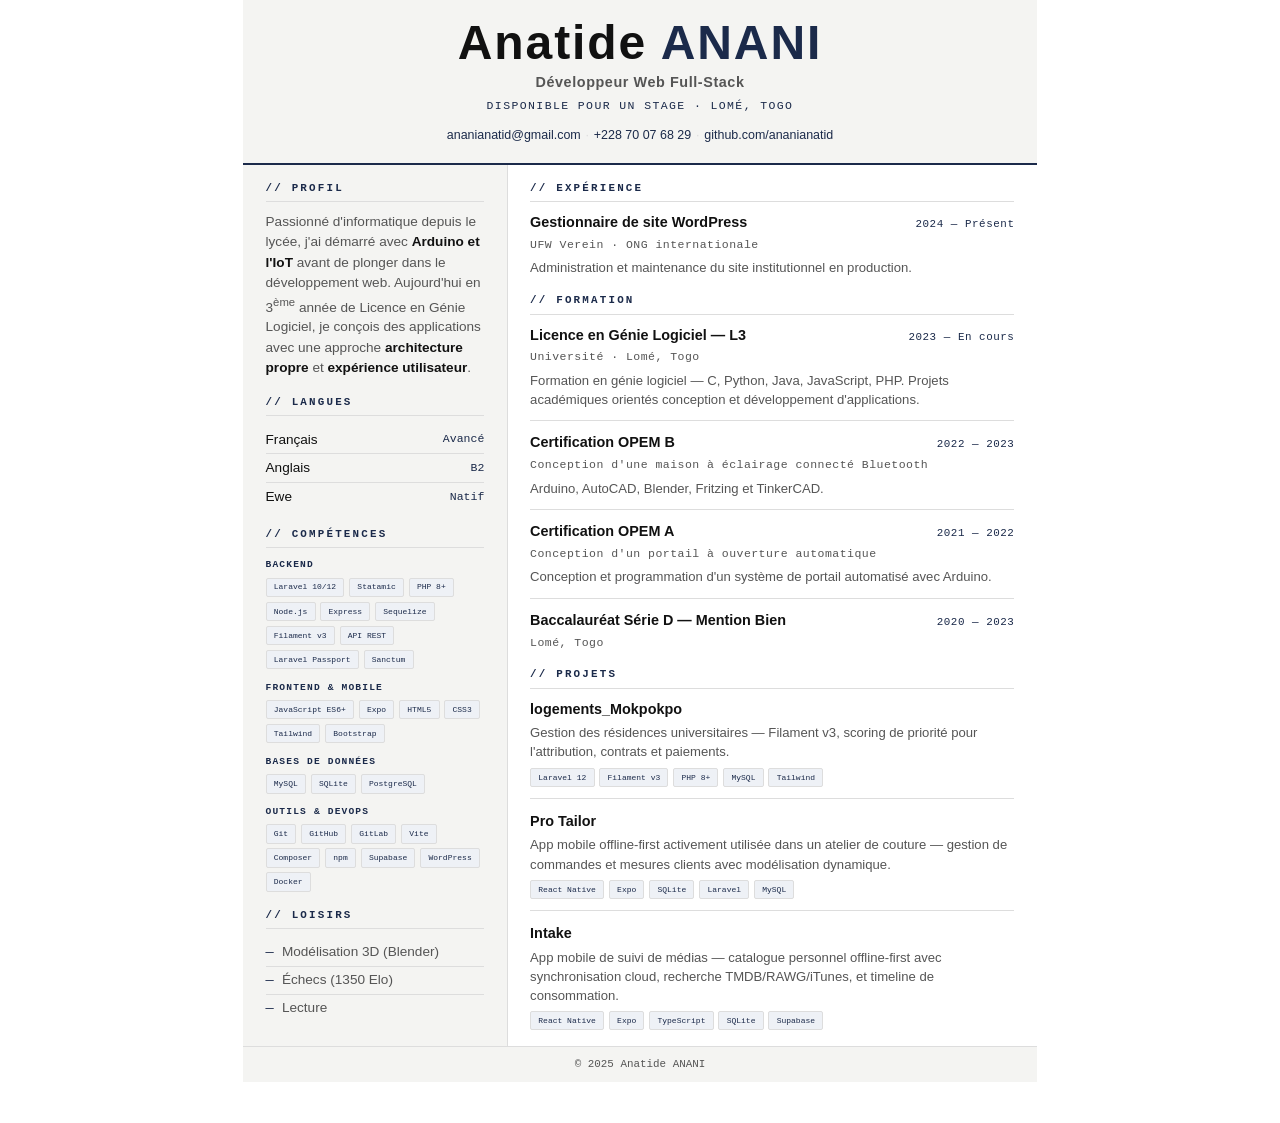
<file: curriculum-vitae/index.html>
<!DOCTYPE html>
<html lang="fr">
<head>
  <meta charset="UTF-8" />
  <meta name="viewport" content="width=device-width, initial-scale=1.0" />
  <title>Anatide ANANI - CV</title>
  <link rel="stylesheet" href="style.css" />
</head>
<body>

<div class="cv-page">

  <!-- HEADER -->
  <header class="cv-header">
    <h1 class="cv-name">Anatide <span>ANANI</span></h1>
    <p class="cv-title">Développeur Web Full-Stack</p>
    <p class="cv-status">Disponible pour un stage · Lomé, Togo</p>
    <div class="cv-header-contact">
      <a href="mailto:ananianatid@gmail.com">ananianatid@gmail.com</a>
      <span class="sep">·</span>
      <a href="tel:+22870076829">+228 70 07 68 29</a>
      <span class="sep">·</span>
      <a href="https://github.com/ananianatid" target="_blank">github.com/ananianatid</a>

    </div>
  </header>

  <!-- BODY -->
  <div class="cv-body">

    <!-- SIDEBAR -->
    <aside class="cv-sidebar">

      <section class="cv-section">
        <h2 class="cv-section-label">// Profil</h2>
        <p class="cv-text">Passionné d'informatique depuis le lycée, j'ai démarré avec <strong>Arduino et l'IoT</strong> avant de plonger dans le développement web. Aujourd'hui en 3<sup>ème</sup> année de Licence en Génie Logiciel, je conçois des applications avec une approche <strong>architecture propre</strong> et <strong>expérience utilisateur</strong>.</p>
      </section>

      <section class="cv-section">
        <h2 class="cv-section-label">// Langues</h2>
        <div class="lang-item"><span class="lang-name">Français</span><span class="lang-level">Avancé</span></div>
        <div class="lang-item"><span class="lang-name">Anglais</span><span class="lang-level">B2</span></div>
        <div class="lang-item"><span class="lang-name">Ewe</span><span class="lang-level">Natif</span></div>
      </section>

      <section class="cv-section">
        <h2 class="cv-section-label">// Compétences</h2>

        <div class="skill-group">
          <h3 class="skill-group-label">Backend</h3>
          <div class="skill-tags">
            <span class="tag">Laravel 10/12</span>
            <span class="tag">Statamic</span>
            <span class="tag">PHP 8+</span>
            <span class="tag">Node.js</span>
            <span class="tag">Express</span>
            <span class="tag">Sequelize</span>
            <span class="tag">Filament v3</span>
            <span class="tag">API REST</span>
            <span class="tag">Laravel Passport</span>
            <span class="tag">Sanctum</span>
          </div>
        </div>

        <div class="skill-group">
          <h3 class="skill-group-label">Frontend &amp; Mobile</h3>
          <div class="skill-tags">
            <span class="tag">JavaScript ES6+</span>
            <span class="tag">Expo</span>
            <span class="tag">HTML5</span>
            <span class="tag">CSS3</span>
            <span class="tag">Tailwind</span>
            <span class="tag">Bootstrap</span>
          </div>
        </div>

        <div class="skill-group">
          <h3 class="skill-group-label">Bases de données</h3>
          <div class="skill-tags">
            <span class="tag">MySQL</span>
            <span class="tag">SQLite</span>
            <span class="tag">PostgreSQL</span>
          </div>
        </div>

        <div class="skill-group">
          <h3 class="skill-group-label">Outils &amp; DevOps</h3>
          <div class="skill-tags">
            <span class="tag">Git</span>
            <span class="tag">GitHub</span>
            <span class="tag">GitLab</span>
            <span class="tag">Vite</span>
            <span class="tag">Composer</span>
            <span class="tag">npm</span>
            <span class="tag">Supabase</span>
            <span class="tag">WordPress</span>
            <span class="tag">Docker</span>
          </div>
        </div>

      </section>

      <section class="cv-section">
        <h2 class="cv-section-label">// Loisirs</h2>
        <ul class="hobby-list">
          <li>Modélisation 3D (Blender)</li>
          <li>Échecs (1350 Elo)</li>
          <li>Lecture</li>
        </ul>
      </section>

    </aside>

    <!-- MAIN -->
    <main class="cv-main">

      <section class="cv-section">
        <h2 class="cv-section-label">// Expérience</h2>
        <div class="entry">
          <div class="entry-head">
            <span class="entry-title">Gestionnaire de site WordPress</span>
            <span class="entry-period">2024 — Présent</span>
          </div>
          <div class="entry-org">UFW Verein · ONG internationale</div>
          <p class="entry-desc">Administration et maintenance du site institutionnel en production.</p>
        </div>
      </section>

      <section class="cv-section">
        <h2 class="cv-section-label">// Formation</h2>

        <div class="entry">
          <div class="entry-head">
            <span class="entry-title">Licence en Génie Logiciel — L3</span>
            <span class="entry-period">2023 — En cours</span>
          </div>
          <div class="entry-org">Université · Lomé, Togo</div>
          <p class="entry-desc">Formation en génie logiciel — C, Python, Java, JavaScript, PHP. Projets académiques orientés conception et développement d'applications.</p>
        </div>

        <div class="entry">
          <div class="entry-head">
            <span class="entry-title">Certification OPEM B</span>
            <span class="entry-period">2022 — 2023</span>
          </div>
          <div class="entry-org">Conception d'une maison à éclairage connecté Bluetooth</div>
          <p class="entry-desc">Arduino, AutoCAD, Blender, Fritzing et TinkerCAD.</p>
        </div>

        <div class="entry">
          <div class="entry-head">
            <span class="entry-title">Certification OPEM A</span>
            <span class="entry-period">2021 — 2022</span>
          </div>
          <div class="entry-org">Conception d'un portail à ouverture automatique</div>
          <p class="entry-desc">Conception et programmation d'un système de portail automatisé avec Arduino.</p>
        </div>

        <div class="entry">
          <div class="entry-head">
            <span class="entry-title">Baccalauréat Série D — Mention Bien</span>
            <span class="entry-period">2020 — 2023</span>
          </div>
          <div class="entry-org">Lomé, Togo</div>
        </div>

      </section>

      <section class="cv-section">
        <h2 class="cv-section-label">// Projets</h2>

        <div class="entry">
          <div class="entry-head">
            <span class="entry-title">logements_Mokpokpo</span>
          </div>
          <p class="entry-desc">Gestion des résidences universitaires — Filament v3, scoring de priorité pour l'attribution, contrats et paiements.</p>
          <div class="project-tags">
            <span class="tag">Laravel 12</span>
            <span class="tag">Filament v3</span>
            <span class="tag">PHP 8+</span>
            <span class="tag">MySQL</span>
            <span class="tag">Tailwind</span>
          </div>
        </div>

        <div class="entry">
          <div class="entry-head">
            <span class="entry-title">Pro Tailor</span>
          </div>
          <p class="entry-desc">App mobile offline-first activement utilisée dans un atelier de couture — gestion de commandes et mesures clients avec modélisation dynamique.</p>
          <div class="project-tags">
            <span class="tag">React Native</span>
            <span class="tag">Expo</span>
            <span class="tag">SQLite</span>
            <span class="tag">Laravel</span>
            <span class="tag">MySQL</span>
          </div>
        </div>

        <div class="entry">
          <div class="entry-head">
            <span class="entry-title">Intake</span>
          </div>
          <p class="entry-desc">App mobile de suivi de médias — catalogue personnel offline-first avec synchronisation cloud, recherche TMDB/RAWG/iTunes, et timeline de consommation.</p>
          <div class="project-tags">
            <span class="tag">React Native</span>
            <span class="tag">Expo</span>
            <span class="tag">TypeScript</span>
            <span class="tag">SQLite</span>
            <span class="tag">Supabase</span>
          </div>
        </div>

      </section>

    </main>

  </div>

  <footer class="cv-footer">
    <span>© 2025 Anatide ANANI</span>
  </footer>

</div>

</body>
</html>
</file>
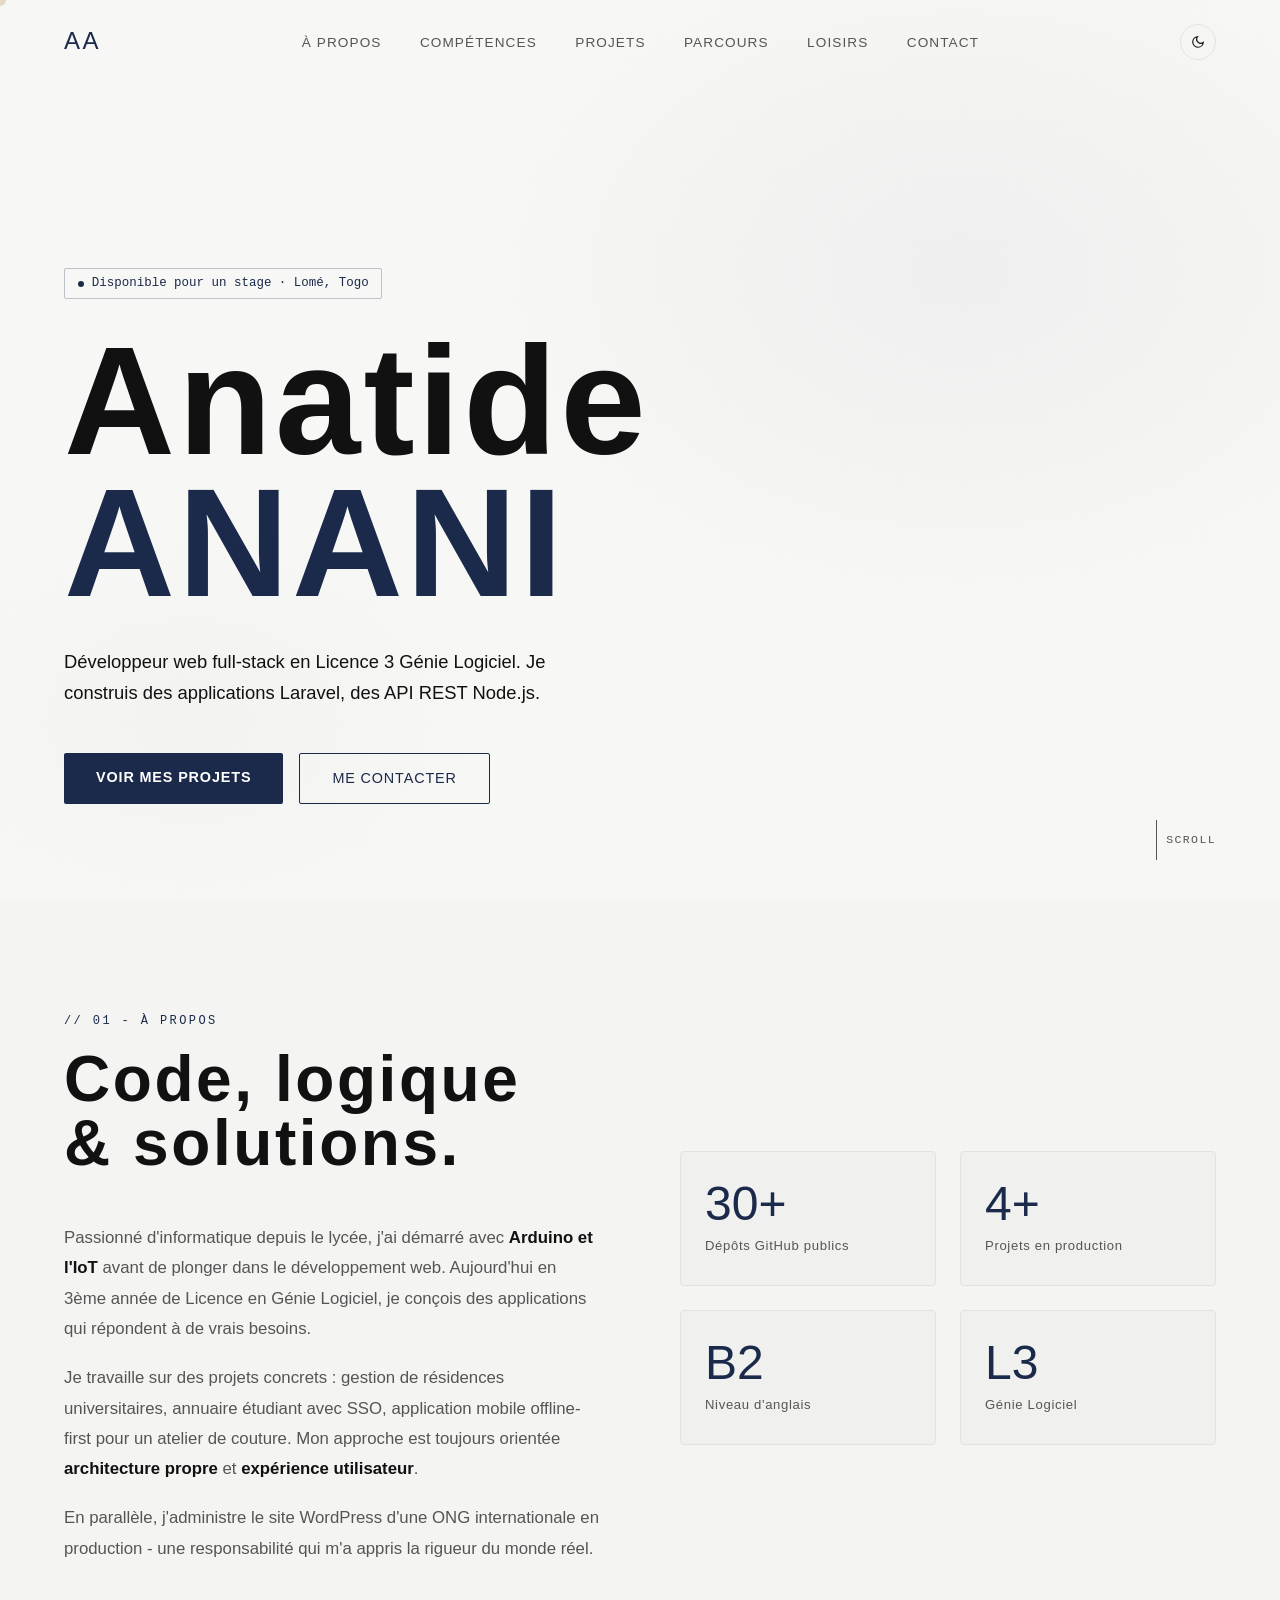
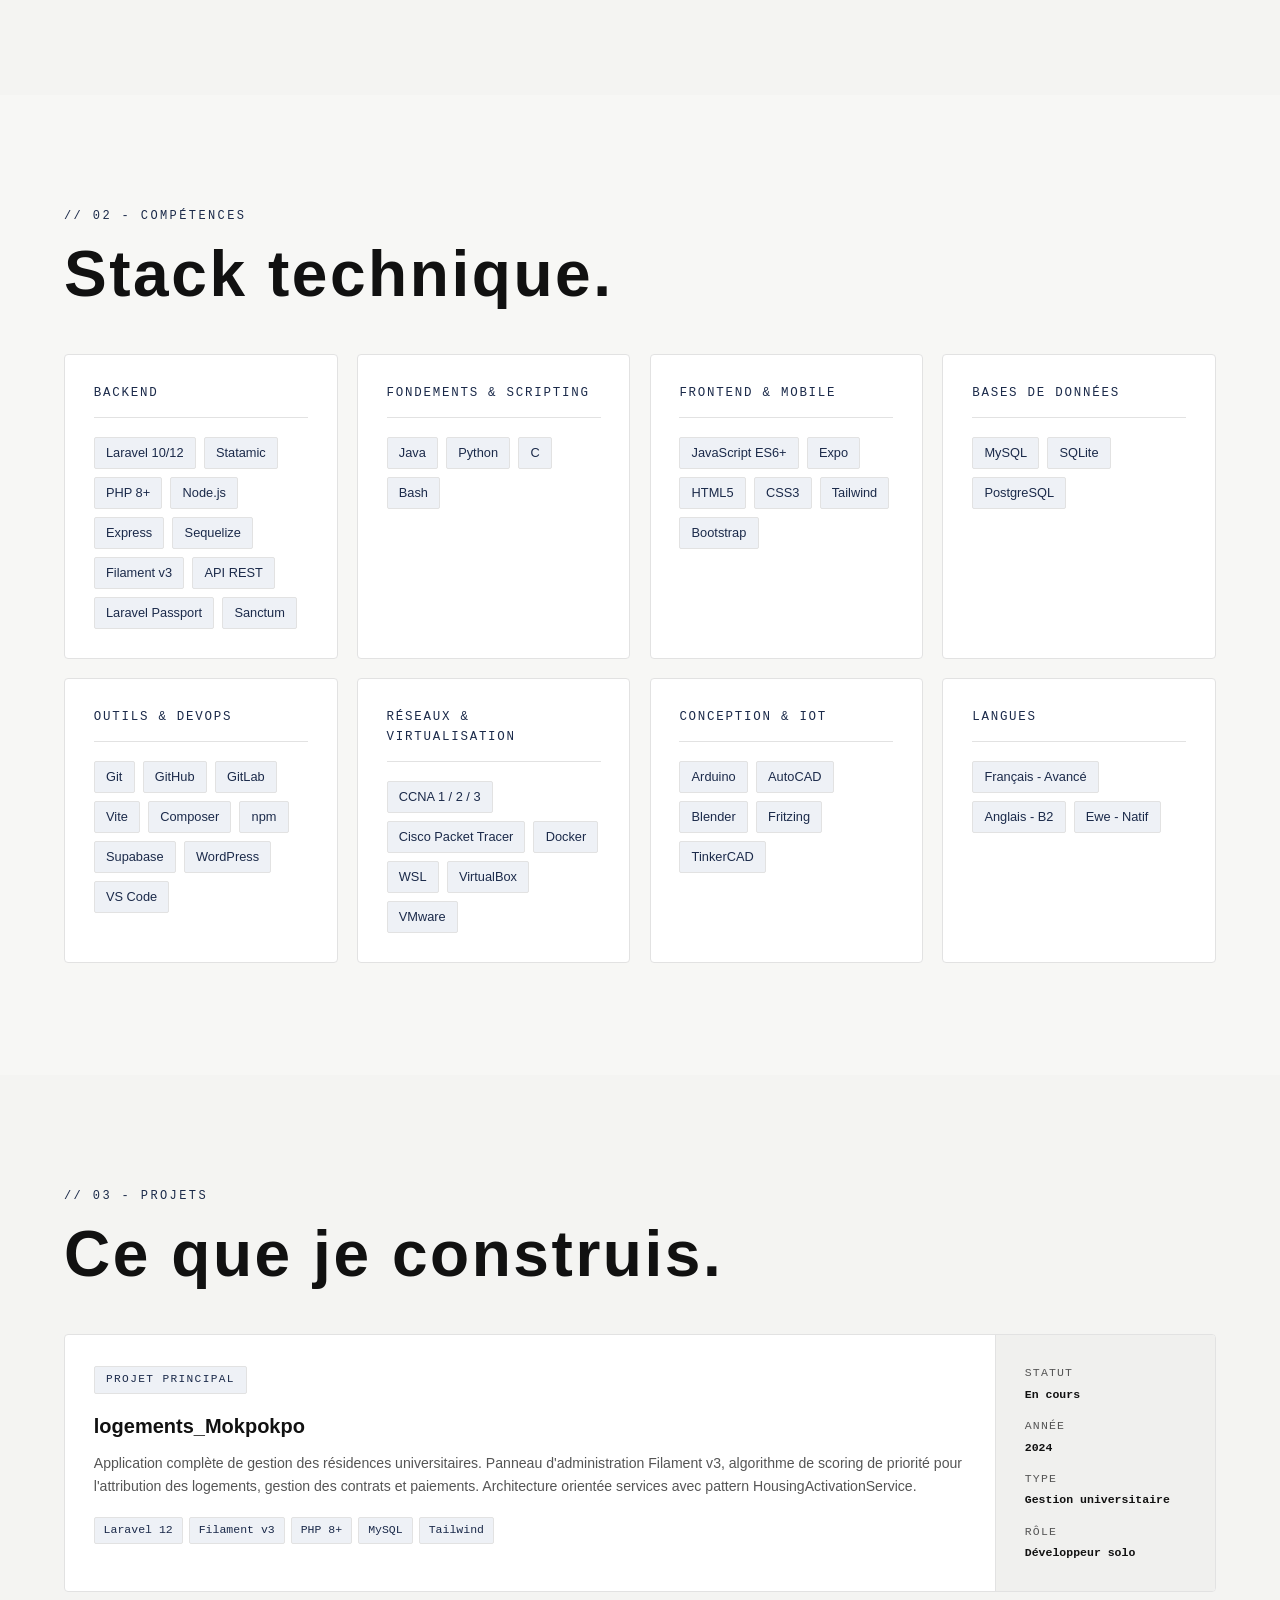
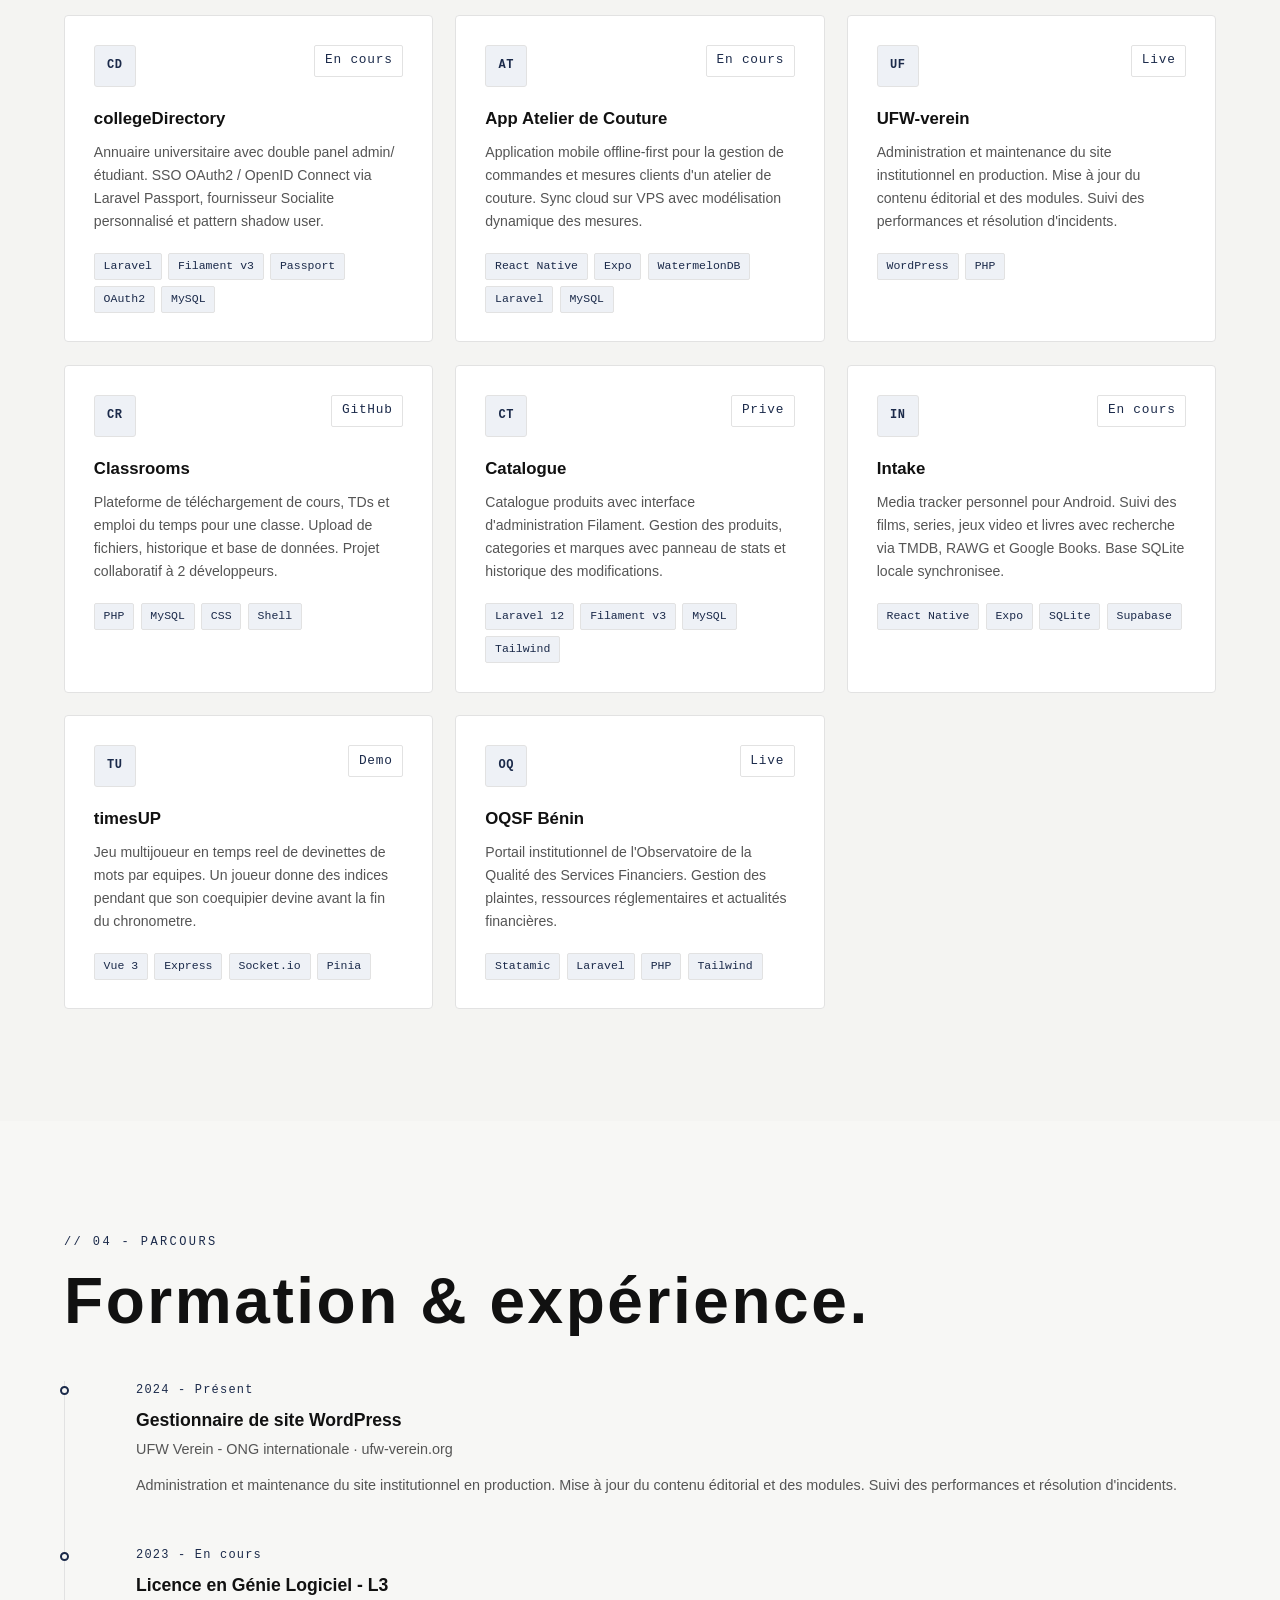
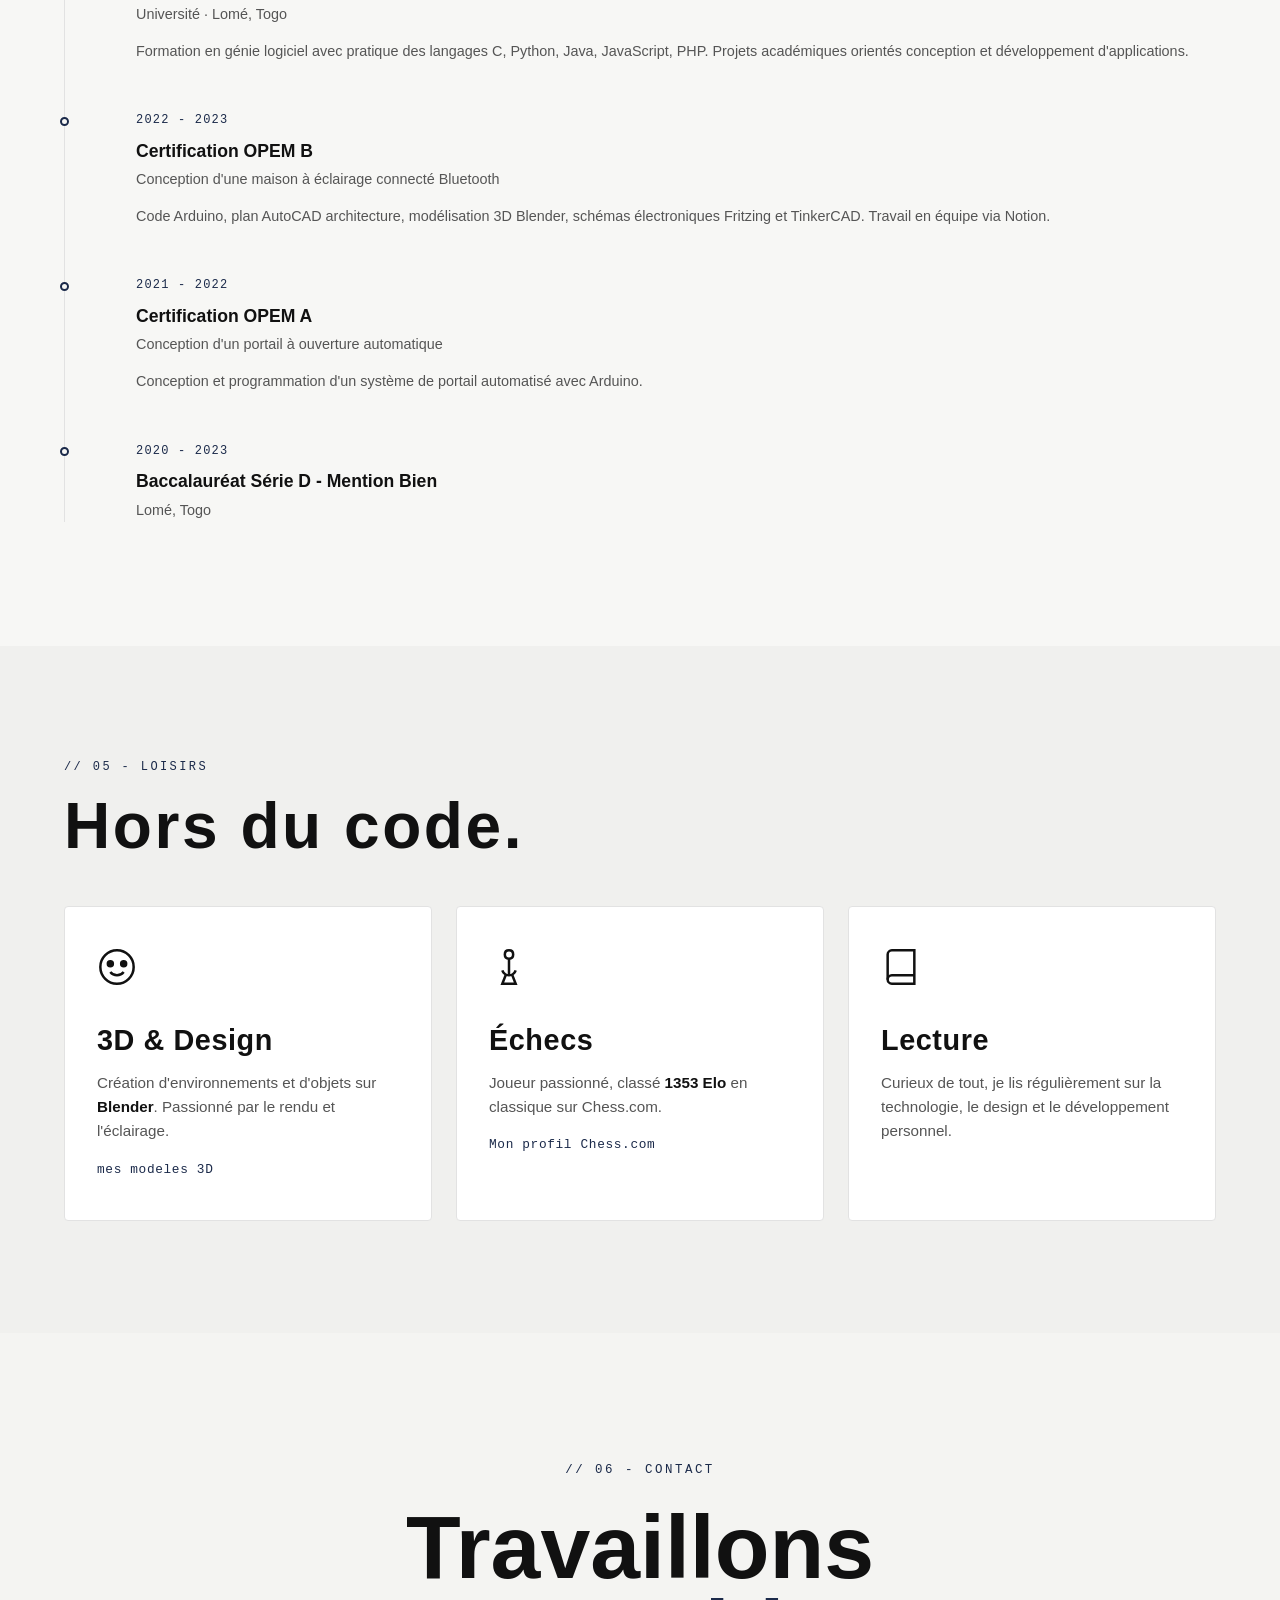
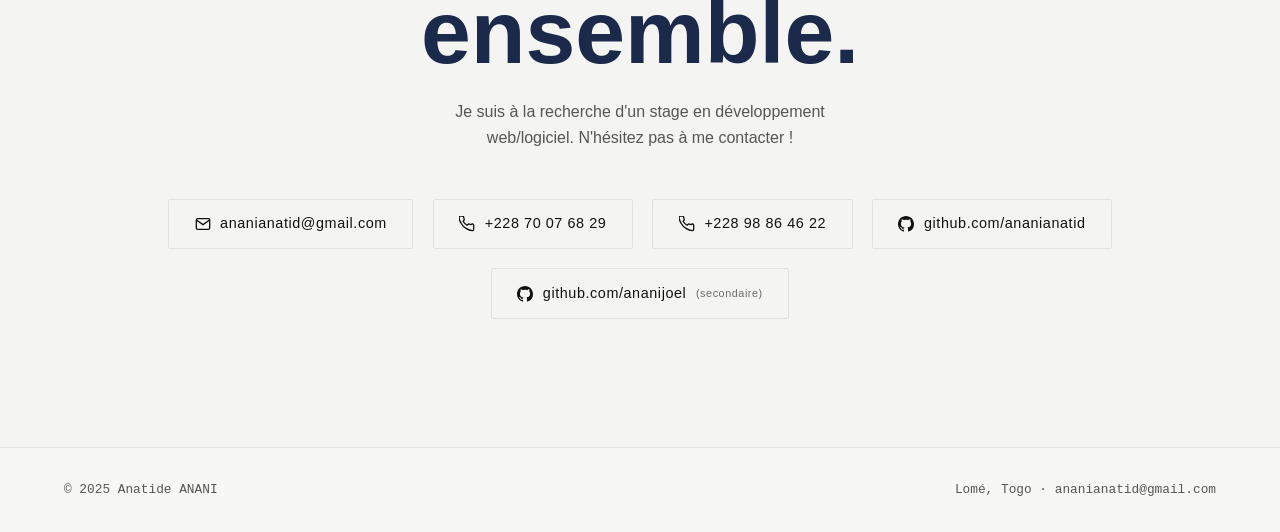
<file: portfolio/index.html>
<!DOCTYPE html>
<html lang="fr">

<head>
  <meta charset="UTF-8" />
  <meta name="viewport" content="width=device-width, initial-scale=1.0" />
  <title>Anatide ANANI - Développeur Web</title>
  <link rel="stylesheet" href="style.css" />
</head>

<body>

  <div class="cursor" id="cursor"></div>

  <!-- NAV -->
  <nav id="navbar">
    <a href="#hero" class="nav-logo">AA</a>
    <ul class="nav-links">
      <li><a href="#about">À propos</a></li>
      <li><a href="#skills">Compétences</a></li>
      <li><a href="#projects">Projets</a></li>
      <li><a href="#experience">Parcours</a></li>
      <li><a href="#hobbies">Loisirs</a></li>
      <li><a href="#contact">Contact</a></li>
    </ul>
    <button id="theme-toggle" aria-label="Basculer le theme" title="Mode clair / sombre">
      <svg class="sun-icon" viewBox="0 0 24 24" fill="none" stroke="currentColor" stroke-width="2" width="14" height="14">
        <circle cx="12" cy="12" r="5"/>
        <path d="M12 1v2M12 21v2M4.22 4.22l1.42 1.42M18.36 18.36l1.42 1.42M1 12h2M21 12h2M4.22 19.78l1.42-1.42M18.36 5.64l1.42-1.42"/>
      </svg>
      <svg class="moon-icon" viewBox="0 0 24 24" fill="none" stroke="currentColor" stroke-width="2" width="14" height="14" style="display:none">
        <path d="M21 12.79A9 9 0 1111.21 3 7 7 0 0021 12.79z"/>
      </svg>
    </button>
  </nav>

  <!-- HERO -->
  <section id="hero">
    <div class="hero-bg"></div>
    <div class="hero-grid"></div>
    <div class="hero-content">
      <div class="hero-tag">Disponible pour un stage · Lomé, Togo</div>
      <h1 class="hero-name">Anatide<br /><span>ANANI</span></h1>
      <p class="hero-sub">
        Développeur web full-stack en Licence 3 Génie Logiciel. Je construis des applications Laravel, des API REST
        Node.js.
      </p>
      <div class="hero-ctas">
        <a href="#projects" class="btn-primary">Voir mes projets</a>
        <a href="#contact" class="btn-outline">Me contacter</a>
      </div>
    </div>
    <div class="scroll-hint">Scroll</div>
  </section>

  <!-- ABOUT -->
  <section id="about">
    <div class="about-grid reveal">
      <div class="about-text">
        <div class="section-label">// 01 - À propos</div>
        <h2 class="section-title">Code, logique<br />& solutions.</h2>
        <p>Passionné d'informatique depuis le lycée, j'ai démarré avec <strong>Arduino et l'IoT</strong> avant de
          plonger dans le développement web. Aujourd'hui en 3ème année de Licence en Génie Logiciel, je conçois des
          applications qui répondent à de vrais besoins.</p>
        <p>Je travaille sur des projets concrets : gestion de résidences universitaires, annuaire étudiant avec SSO,
          application mobile offline-first pour un atelier de couture. Mon approche est toujours orientée
          <strong>architecture propre</strong> et <strong>expérience utilisateur</strong>.
        </p>
        <p>En parallèle, j'administre le site WordPress d'une ONG internationale en production - une responsabilité qui
          m'a appris la rigueur du monde réel.</p>
      </div>
      <div class="about-stats">
        <div class="stat-card">
          <div class="stat-num">30+</div>
          <div class="stat-label">Dépôts GitHub publics</div>
        </div>
        <div class="stat-card">
          <div class="stat-num">4+</div>
          <div class="stat-label">Projets en production</div>
        </div>
        <div class="stat-card">
          <div class="stat-num">B2</div>
          <div class="stat-label">Niveau d'anglais</div>
        </div>
        <div class="stat-card">
          <div class="stat-num">L3</div>
          <div class="stat-label">Génie Logiciel</div>
        </div>
      </div>
    </div>
  </section>

  <!-- SKILLS -->
  <section id="skills">
    <div class="section-label reveal">// 02 - Compétences</div>
    <h2 class="section-title reveal">Stack technique.</h2>
    <div class="skills-grid">
      <div class="skill-group reveal">
        <div class="skill-group-title">Backend</div>
        <div class="skill-tags">
          <span class="skill-tag">Laravel 10/12</span>
          <span class="skill-tag">Statamic</span>
          <span class="skill-tag">PHP 8+</span>
          <span class="skill-tag">Node.js</span>
          <span class="skill-tag">Express</span>
          <span class="skill-tag">Sequelize</span>
          <span class="skill-tag">Filament v3</span>
          <span class="skill-tag">API REST</span>
          <span class="skill-tag">Laravel Passport</span>
          <span class="skill-tag">Sanctum</span>
        </div>
      </div>
      <div class="skill-group reveal">
        <div class="skill-group-title">Fondements & Scripting</div>
        <div class="skill-tags">
          <span class="skill-tag">Java</span>
          <span class="skill-tag">Python</span>
          <span class="skill-tag">C</span>
          <span class="skill-tag">Bash</span>
        </div>
      </div>
      <div class="skill-group reveal">
        <div class="skill-group-title">Frontend & Mobile</div>
        <div class="skill-tags">
          <span class="skill-tag">JavaScript ES6+</span>
          <span class="skill-tag">Expo</span>
          <span class="skill-tag">HTML5</span>
          <span class="skill-tag">CSS3</span>
          <span class="skill-tag">Tailwind</span>
          <span class="skill-tag">Bootstrap</span>
        </div>
      </div>
      <div class="skill-group reveal">
        <div class="skill-group-title">Bases de données</div>
        <div class="skill-tags">
          <span class="skill-tag">MySQL</span>
          <span class="skill-tag">SQLite</span>
          <span class="skill-tag">PostgreSQL</span>
        </div>
      </div>
      <div class="skill-group reveal">
        <div class="skill-group-title">Outils & DevOps</div>
        <div class="skill-tags">
          <span class="skill-tag">Git</span>
          <span class="skill-tag">GitHub</span>
          <span class="skill-tag">GitLab</span>
          <span class="skill-tag">Vite</span>
          <span class="skill-tag">Composer</span>
          <span class="skill-tag">npm</span>
          <span class="skill-tag">Supabase</span>
          <span class="skill-tag">WordPress</span>
          <span class="skill-tag">VS Code</span>
        </div>
      </div>
      <div class="skill-group reveal">
        <div class="skill-group-title">Réseaux & Virtualisation</div>
        <div class="skill-tags">
          <span class="skill-tag">CCNA 1 / 2 / 3</span>
          <span class="skill-tag">Cisco Packet Tracer</span>
          <span class="skill-tag">Docker</span>
          <span class="skill-tag">WSL</span>
          <span class="skill-tag">VirtualBox</span>
          <span class="skill-tag">VMware</span>
        </div>
      </div>
      <div class="skill-group reveal">
        <div class="skill-group-title">Conception & IoT</div>
        <div class="skill-tags">
          <span class="skill-tag">Arduino</span>
          <span class="skill-tag">AutoCAD</span>
          <span class="skill-tag">Blender</span>
          <span class="skill-tag">Fritzing</span>
          <span class="skill-tag">TinkerCAD</span>
        </div>
      </div>
      <div class="skill-group reveal">
        <div class="skill-group-title">Langues</div>
        <div class="skill-tags">
          <span class="skill-tag">Français - Avancé</span>
          <span class="skill-tag">Anglais - B2</span>
          <span class="skill-tag">Ewe - Natif</span>
        </div>
      </div>
    </div>
  </section>

  <!-- PROJECTS -->
  <section id="projects">
    <div class="section-label reveal">// 03 - Projets</div>
    <h2 class="section-title reveal">Ce que je construis.</h2>
    <div class="projects-grid">

      <!-- Featured: logements_Mokpokpo -->
      <div class="project-card featured reveal">
        <div class="project-featured-content">
          <div class="featured-badge">Projet principal</div>
          <div class="project-title" style="font-size:1.25rem; margin-bottom:.6rem;">logements_Mokpokpo</div>
          <p class="project-desc">Application complète de gestion des résidences universitaires. Panneau
            d'administration Filament v3, algorithme de scoring de priorité pour l'attribution des logements, gestion
            des contrats et paiements. Architecture orientée services avec pattern HousingActivationService.</p>
          <div class="project-stack" style="margin-top:1.2rem;">
            <span class="stack-tag">Laravel 12</span>
            <span class="stack-tag">Filament v3</span>
            <span class="stack-tag">PHP 8+</span>
            <span class="stack-tag">MySQL</span>
            <span class="stack-tag">Tailwind</span>
          </div>
        </div>
        <div class="project-featured-meta">
          <div class="meta-item"><span>Statut</span><strong>En cours</strong></div>
          <div class="meta-item"><span>Année</span><strong>2024</strong></div>
          <div class="meta-item"><span>Type</span><strong>Gestion universitaire</strong></div>
          <div class="meta-item"><span>Rôle</span><strong>Développeur solo</strong></div>
        </div>
      </div>

      <!-- collegeDirectory -->
      <div class="project-card reveal">
        <div class="project-card-top">
          <div class="project-icon"><span class="icon-text">CD</span></div>
          <div class="project-links">
            <span class="project-link">En cours</span>
          </div>
        </div>
        <div class="project-body">
          <div class="project-title">collegeDirectory</div>
          <p class="project-desc">Annuaire universitaire avec double panel admin/étudiant. SSO OAuth2 / OpenID Connect
            via Laravel Passport, fournisseur Socialite personnalisé et pattern shadow user.</p>
          <div class="project-stack">
            <span class="stack-tag">Laravel</span>
            <span class="stack-tag">Filament v3</span>
            <span class="stack-tag">Passport</span>
            <span class="stack-tag">OAuth2</span>
            <span class="stack-tag">MySQL</span>
          </div>
        </div>
      </div>

      <!-- App Couture -->
      <div class="project-card reveal">
        <div class="project-card-top">
          <div class="project-icon"><span class="icon-text">AT</span></div>
          <div class="project-links">
            <span class="project-link">En cours</span>
          </div>
        </div>
        <div class="project-body">
          <div class="project-title">App Atelier de Couture</div>
          <p class="project-desc">Application mobile offline-first pour la gestion de commandes et mesures clients d'un
            atelier de couture. Sync cloud sur VPS avec modélisation dynamique des mesures.</p>
          <div class="project-stack">
            <span class="stack-tag">React Native</span>
            <span class="stack-tag">Expo</span>
            <span class="stack-tag">WatermelonDB</span>
            <span class="stack-tag">Laravel</span>
            <span class="stack-tag">MySQL</span>
          </div>
        </div>
      </div>

      <!-- webstore-api -->
      <div class="project-card reveal">
        <div class="project-card-top">
          <div class="project-icon"><span class="icon-text">UF</span></div>
          <div class="project-links">
            <a href="https://ufw-verein.org" target="_blank" class="project-link">Live </a>
          </div>
        </div>
        <div class="project-body">
          <div class="project-title">UFW-verein</div>
          <p class="project-desc">Administration et maintenance du site institutionnel en production. Mise à jour du contenu
            éditorial et des modules. Suivi des performances et résolution d'incidents.</p>
          <div class="project-stack">
            <span class="stack-tag">WordPress</span>
            <span class="stack-tag">PHP</span>
          </div>
        </div>
      </div>

      <!-- Classrooms -->
      <div class="project-card reveal">
        <div class="project-card-top">
          <div class="project-icon"><span class="icon-text">CR</span></div>
          <div class="project-links">
            <a href="https://github.com/ananianatid/Classrooms" target="_blank" class="project-link">GitHub </a>
          </div>
        </div>
        <div class="project-body">
          <div class="project-title">Classrooms</div>
          <p class="project-desc">Plateforme de téléchargement de cours, TDs et emploi du temps pour une classe. Upload
            de fichiers, historique et base de données. Projet collaboratif à 2 développeurs.</p>
          <div class="project-stack">
            <span class="stack-tag">PHP</span>
            <span class="stack-tag">MySQL</span>
            <span class="stack-tag">CSS</span>
            <span class="stack-tag">Shell</span>
          </div>
        </div>
      </div>

      <!-- Catalogue -->
      <div class="project-card reveal">
        <div class="project-card-top">
          <div class="project-icon"><span class="icon-text">CT</span></div>
          <div class="project-links">
            <span class="project-link">Prive</span>
          </div>
        </div>
        <div class="project-body">
          <div class="project-title">Catalogue</div>
          <p class="project-desc">Catalogue produits avec interface d'administration Filament. Gestion des produits,
            categories et marques avec panneau de stats et historique des modifications.</p>
          <div class="project-stack">
            <span class="stack-tag">Laravel 12</span>
            <span class="stack-tag">Filament v3</span>
            <span class="stack-tag">MySQL</span>
            <span class="stack-tag">Tailwind</span>
          </div>
        </div>
      </div>

      <!-- Intake -->
      <div class="project-card reveal">
        <div class="project-card-top">
          <div class="project-icon"><span class="icon-text">IN</span></div>
          <div class="project-links">
            <span class="project-link">En cours</span>
          </div>
        </div>
        <div class="project-body">
          <div class="project-title">Intake</div>
          <p class="project-desc">Media tracker personnel pour Android. Suivi des films, series, jeux video et livres
            avec recherche via TMDB, RAWG et Google Books. Base SQLite locale synchronisee.</p>
          <div class="project-stack">
            <span class="stack-tag">React Native</span>
            <span class="stack-tag">Expo</span>
            <span class="stack-tag">SQLite</span>
            <span class="stack-tag">Supabase</span>
          </div>
        </div>
      </div>

      <!-- timesUP -->
      <div class="project-card reveal">
        <div class="project-card-top">
          <div class="project-icon"><span class="icon-text">TU</span></div>
          <div class="project-links">
            <span class="project-link">Demo</span>
          </div>
        </div>
        <div class="project-body">
          <div class="project-title">timesUP</div>
          <p class="project-desc">Jeu multijoueur en temps reel de devinettes de mots par equipes. Un joueur donne des
            indices pendant que son coequipier devine avant la fin du chronometre.</p>
          <div class="project-stack">
            <span class="stack-tag">Vue 3</span>
            <span class="stack-tag">Express</span>
            <span class="stack-tag">Socket.io</span>
            <span class="stack-tag">Pinia</span>
          </div>
        </div>
      </div>

      <!-- OQSF Benin -->
      <div class="project-card reveal">
        <div class="project-card-top">
          <div class="project-icon"><span class="icon-text">OQ</span></div>
          <div class="project-links">
            <a href="https://oqsf.finances.bj/" target="_blank" class="project-link">Live </a>
          </div>
        </div>
        <div class="project-body">
          <div class="project-title">OQSF Bénin</div>
          <p class="project-desc">Portail institutionnel de l'Observatoire de la Qualité des Services Financiers. Gestion des plaintes, ressources réglementaires et actualités financières.</p>
          <div class="project-stack">
            <span class="stack-tag">Statamic</span>
            <span class="stack-tag">Laravel</span>
            <span class="stack-tag">PHP</span>
            <span class="stack-tag">Tailwind</span>
          </div>
        </div>
      </div>

    </div>
  </section>

  <!-- EXPERIENCE -->
  <section id="experience">
    <div class="section-label reveal">// 04 - Parcours</div>
    <h2 class="section-title reveal">Formation & expérience.</h2>
    <div class="timeline reveal">

      <div class="timeline-item">
        <div class="t-period">2024 - Présent</div>
        <div class="t-title">Gestionnaire de site WordPress</div>
        <div class="t-org">UFW Verein - ONG internationale · ufw-verein.org</div>
        <div class="t-desc">Administration et maintenance du site institutionnel en production. Mise à jour du contenu
          éditorial et des modules. Suivi des performances et résolution d'incidents.</div>
      </div>

      <div class="timeline-item">
        <div class="t-period">2023 - En cours</div>
        <div class="t-title">Licence en Génie Logiciel - L3</div>
        <div class="t-org">Université · Lomé, Togo</div>
        <div class="t-desc">Formation en génie logiciel avec pratique des langages C, Python, Java, JavaScript, PHP.
          Projets académiques orientés conception et développement d'applications.</div>
      </div>

      <div class="timeline-item">
        <div class="t-period">2022 - 2023</div>
        <div class="t-title">Certification OPEM B</div>
        <div class="t-org">Conception d'une maison à éclairage connecté Bluetooth</div>
        <div class="t-desc">Code Arduino, plan AutoCAD architecture, modélisation 3D Blender, schémas électroniques
          Fritzing et TinkerCAD. Travail en équipe via Notion.</div>
      </div>

      <div class="timeline-item">
        <div class="t-period">2021 - 2022</div>
        <div class="t-title">Certification OPEM A</div>
        <div class="t-org">Conception d'un portail à ouverture automatique</div>
        <div class="t-desc">Conception et programmation d'un système de portail automatisé avec Arduino.</div>
      </div>

      <div class="timeline-item">
        <div class="t-period">2020 - 2023</div>
        <div class="t-title">Baccalauréat Série D - Mention Bien</div>
        <div class="t-org">Lomé, Togo</div>
        <div class="t-desc"></div>
      </div>

    </div>
  </section>

  <!-- HOBBIES -->
  <section id="hobbies">
    <div class="section-label reveal">// 05 - Loisirs</div>
    <h2 class="section-title reveal">Hors du code.</h2>
    <div class="hobbies-grid">

      <!-- Blender -->
      <div class="hobby-card reveal">
        <div class="hobby-icon">
          <svg viewBox="0 0 24 24" fill="none" stroke="currentColor" stroke-width="1.5" width="40" height="40">
            <path d="M12 2C6.48 2 2 6.48 2 12s4.48 10 10 10 10-4.48 10-10S17.52 2 12 2z"/>
            <circle cx="8" cy="10" r="1.5" fill="currentColor"/>
            <circle cx="16" cy="10" r="1.5" fill="currentColor"/>
            <path d="M8 15c0 0 1.5 2 4 2s4-2 4-2"/>
          </svg>
        </div>
        <div class="hobby-content">
          <h3 class="hobby-name">3D & Design</h3>
          <p class="hobby-desc">Création d'environnements et d'objets sur <strong>Blender</strong>. Passionné par le
            rendu et l'éclairage.</p>
          <a href="https://hypnotic-cattle-c52.notion.site/b238f9d4e2dd4126a7973aa8731e3974?v=cc43a98ab7ea413bb1dedc0770d64474" target="_blank" class="hobby-link">mes modeles 3D
            </a>
        </div>
      </div>

      <!-- Chess -->
      <div class="hobby-card reveal">
        <div class="hobby-icon">
          <svg viewBox="0 0 24 24" fill="none" stroke="currentColor" stroke-width="1.5" width="40" height="40">
            <path d="M12 2c-1.5 0-2.5 1-2.5 2.5S10.5 7 12 7s2.5-1 2.5-2.5S13.5 2 12 2z"/>
            <path d="M16 14c0 0-1 3-4 3s-4-3-4-3"/>
            <path d="M10 17l-2 5h8l-2-5"/>
            <path d="M12 7v10"/>
          </svg>
        </div>
        <div class="hobby-content">
          <h3 class="hobby-name">Échecs</h3>
          <p class="hobby-desc">Joueur passionné, classé <strong>1353 Elo</strong> en classique sur Chess.com.</p>
          <a href="https://www.chess.com/member/The-Quiet-Raven" target="_blank" class="hobby-link">Mon profil Chess.com
            </a>
        </div>
      </div>

      <!-- Reading -->
      <div class="hobby-card reveal">
        <div class="hobby-icon">
          <svg viewBox="0 0 24 24" fill="none" stroke="currentColor" stroke-width="1.5" width="40" height="40">
            <path d="M4 19.5A2.5 2.5 0 016.5 17H20"/>
            <path d="M6.5 2H20v20H6.5A2.5 2.5 0 014 19.5v-15A2.5 2.5 0 016.5 2z"/>
          </svg>
        </div>
        <div class="hobby-content">
          <h3 class="hobby-name">Lecture</h3>
          <p class="hobby-desc">Curieux de tout, je lis régulièrement sur la technologie, le design et le développement
            personnel.</p>
        </div>
      </div>

    </div>
  </section>

  <!-- CONTACT -->
  <section id="contact">
    <div class="contact-eyebrow">// 06 - Contact</div>
    <h2 class="contact-title">Travaillons<br /><span>ensemble.</span></h2>
    <p class="contact-sub">Je suis à la recherche d'un stage en développement web/logiciel. N'hésitez pas à me contacter
      !</p>
    <div class="contact-links">
      <a href="mailto:ananianatid@gmail.com" class="contact-link">
        <svg viewBox="0 0 24 24" fill="none" stroke="currentColor" stroke-width="2">
          <path d="M4 4h16c1.1 0 2 .9 2 2v12c0 1.1-.9 2-2 2H4c-1.1 0-2-.9-2-2V6c0-1.1.9-2 2-2z" />
          <polyline points="22,6 12,13 2,6" />
        </svg>
        ananianatid@gmail.com
      </a>
      <a href="tel:+22870076829" class="contact-link">
        <svg viewBox="0 0 24 24" fill="none" stroke="currentColor" stroke-width="2">
          <path
            d="M22 16.92v3a2 2 0 01-2.18 2 19.79 19.79 0 01-8.63-3.07A19.5 19.5 0 013.07 10.8a19.79 19.79 0 01-3.07-8.67A2 2 0 012 0h3a2 2 0 012 1.72 12.84 12.84 0 00.7 2.81 2 2 0 01-.45 2.11L6.09 7.91a16 16 0 006 6l1.27-1.27a2 2 0 012.11-.45 12.84 12.84 0 002.81.7A2 2 0 0122 14v2.92z" />
        </svg>
        +228 70 07 68 29
      </a>
      <a href="tel:+22898864622" class="contact-link">
        <svg viewBox="0 0 24 24" fill="none" stroke="currentColor" stroke-width="2">
          <path
            d="M22 16.92v3a2 2 0 01-2.18 2 19.79 19.79 0 01-8.63-3.07A19.5 19.5 0 013.07 10.8a19.79 19.79 0 01-3.07-8.67A2 2 0 012 0h3a2 2 0 012 1.72 12.84 12.84 0 00.7 2.81 2 2 0 01-.45 2.11L6.09 7.91a16 16 0 006 6l1.27-1.27a2 2 0 012.11-.45 12.84 12.84 0 002.81.7A2 2 0 0122 14v2.92z" />
        </svg>
        +228 98 86 46 22
      </a>
      <a href="https://github.com/ananianatid" target="_blank" class="contact-link">
        <svg viewBox="0 0 24 24" fill="currentColor">
          <path
            d="M12 0C5.37 0 0 5.37 0 12c0 5.31 3.435 9.795 8.205 11.385.6.105.825-.255.825-.57 0-.285-.015-1.23-.015-2.235-3.015.555-3.795-.735-4.035-1.41-.135-.345-.72-1.41-1.23-1.695-.42-.225-1.02-.78-.015-.795.945-.015 1.62.87 1.845 1.23 1.08 1.815 2.805 1.305 3.495.99.105-.78.42-1.305.765-1.605-2.67-.3-5.46-1.335-5.46-5.925 0-1.305.465-2.385 1.23-3.225-.12-.3-.54-1.53.12-3.18 0 0 1.005-.315 3.3 1.23.96-.27 1.98-.405 3-.405s2.04.135 3 .405c2.295-1.56 3.3-1.23 3.3-1.23.66 1.65.24 2.88.12 3.18.765.84 1.23 1.905 1.23 3.225 0 4.605-2.805 5.625-5.475 5.925.435.375.81 1.095.81 2.22 0 1.605-.015 2.895-.015 3.3 0 .315.225.69.825.57A12.02 12.02 0 0024 12c0-6.63-5.37-12-12-12z" />
        </svg>
        github.com/ananianatid
      </a>
      <a href="https://github.com/ananijoel" target="_blank" class="contact-link">
        <svg viewBox="0 0 24 24" fill="currentColor">
          <path
            d="M12 0C5.37 0 0 5.37 0 12c0 5.31 3.435 9.795 8.205 11.385.6.105.825-.255.825-.57 0-.285-.015-1.23-.015-2.235-3.015.555-3.795-.735-4.035-1.41-.135-.345-.72-1.41-1.23-1.695-.42-.225-1.02-.78-.015-.795.945-.015 1.62.87 1.845 1.23 1.08 1.815 2.805 1.305 3.495.99.105-.78.42-1.305.765-1.605-2.67-.3-5.46-1.335-5.46-5.925 0-1.305.465-2.385 1.23-3.225-.12-.3-.54-1.53.12-3.18 0 0 1.005-.315 3.3 1.23.96-.27 1.98-.405 3-.405s2.04.135 3 .405c2.295-1.56 3.3-1.23 3.3-1.23.66 1.65.24 2.88.12 3.18.765.84 1.23 1.905 1.23 3.225 0 4.605-2.805 5.625-5.475 5.925.435.375.81 1.095.81 2.22 0 1.605-.015 2.895-.015 3.3 0 .315.225.69.825.57A12.02 12.02 0 0024 12c0-6.63-5.37-12-12-12z" />
        </svg>
        github.com/ananijoel <small style="opacity:.6;font-size:.75em;">(secondaire)</small>
      </a>

    </div>
  </section>

  <footer>
    <span>© 2025 Anatide ANANI</span>
    <span>Lomé, Togo · ananianatid@gmail.com</span>
  </footer>

  <script src="script.js"></script>
</body>

</html>
</file>
<file: curriculum-vitae/style.css>
:root {
    --bg2: #f4f4f2;
    --accent: #1B2A4A;
    --cream: #111;
    --muted: #555;
    --border: #ddd;
    --tag-bg: #eef1f6;
}

*,
*::before,
*::after {
    box-sizing: border-box;
    margin: 0;
    padding: 0;
}

body {
    width: 210mm;
    min-height: 297mm;
    margin: 0 auto;
    overflow: hidden;
    background: #fff;
    color: #111;
    font-family: Arial, Helvetica, sans-serif;
    font-size: 12px;
    line-height: 1.45;
}

/* ── HEADER ── */
.cv-header {
    background: var(--bg2);
    border-bottom: 2px solid var(--accent);
    padding: 1.2rem 2rem;
    text-align: center;
}

.cv-name {
    font-family: Impact, Arial Black, sans-serif;
    font-size: 3rem;
    letter-spacing: .04em;
    line-height: 1;
    color: var(--cream);
    margin-bottom: .3rem;
}

.cv-name span {
    color: var(--accent);
}

.cv-title {
    font-size: .9rem;
    font-weight: 600;
    color: var(--muted);
    letter-spacing: .04em;
    margin-bottom: .3rem;
}

.cv-status {
    font-family: 'Courier New', monospace;
    font-size: .72rem;
    color: var(--accent);
    letter-spacing: .12em;
    text-transform: uppercase;
    margin-bottom: .7rem;
}

.cv-header-contact {
    font-size: .78rem;
    color: var(--muted);
    display: flex;
    flex-wrap: wrap;
    gap: .3rem;
    justify-content: center;
}

.cv-header-contact a {
    color: var(--accent);
    text-decoration: none;
}

.sep {
    color: var(--border);
}

/* ── BODY (two-column) ── */
.cv-body {
    display: grid;
    grid-template-columns: 1fr 2fr;
}

/* ── SIDEBAR ── */
.cv-sidebar {
    background: var(--bg2);
    padding: 1rem 1.4rem;
    border-right: 1px solid var(--border);
}

/* ── MAIN ── */
.cv-main {
    padding: 1rem 1.4rem;
}

/* ── SECTION ── */
.cv-section {
    margin-bottom: 1rem;
}

.cv-section:last-child {
    margin-bottom: 0;
}

.cv-section-label {
    font-family: 'Courier New', monospace;
    font-size: .68rem;
    color: var(--accent);
    letter-spacing: .2em;
    text-transform: uppercase;
    margin-bottom: .6rem;
    padding-bottom: .3rem;
    border-bottom: 1px solid var(--border);
}

.cv-text {
    font-size: .85rem;
    color: var(--muted);
    line-height: 1.5;
}

.cv-text strong {
    color: var(--cream);
    font-weight: 600;
}

/* ── LANGUAGE ITEMS ── */
.lang-item {
    display: flex;
    justify-content: space-between;
    align-items: center;
    padding: .25rem 0;
    border-bottom: 1px solid var(--border);
    font-size: .85rem;
}

.lang-item:last-child {
    border-bottom: none;
}

.lang-name {
    color: var(--cream);
    font-weight: 500;
}

.lang-level {
    font-family: 'Courier New', monospace;
    font-size: .72rem;
    color: var(--accent);
}

/* ── SKILL GROUPS ── */
.skill-group {
    margin-bottom: .7rem;
}

.skill-group:last-child {
    margin-bottom: 0;
}

.skill-group-label {
    font-family: 'Courier New', monospace;
    font-size: .6rem;
    color: var(--accent);
    letter-spacing: .12em;
    text-transform: uppercase;
    margin-bottom: .35rem;
}

.skill-tags {
    display: flex;
    flex-wrap: wrap;
    gap: .3rem;
}

.tag {
    font-family: 'Courier New', monospace;
    font-size: 8px;
    color: var(--accent);
    background: var(--tag-bg);
    border: 1px solid var(--border);
    padding: .18rem .45rem;
    border-radius: 2px;
    white-space: nowrap;
}

/* ── HOBBY LIST ── */
.hobby-list {
    list-style: none;
    font-size: .85rem;
    color: var(--muted);
}

.hobby-list li {
    padding: .2rem 0;
    border-bottom: 1px solid var(--border);
}

.hobby-list li:last-child {
    border-bottom: none;
}

.hobby-list li::before {
    content: '— ';
    color: var(--accent);
    font-family: 'Courier New', monospace;
}

/* ── ENTRIES (experience, formation, projects) ── */
.entry {
    margin-bottom: .7rem;
    padding-bottom: .7rem;
    border-bottom: 1px solid var(--border);
}

.entry:last-child {
    margin-bottom: 0;
    padding-bottom: 0;
    border-bottom: none;
}

.entry-head {
    display: flex;
    justify-content: space-between;
    align-items: baseline;
    gap: .5rem;
    margin-bottom: .25rem;
}

.entry-title {
    font-weight: 700;
    font-size: .9rem;
    color: var(--cream);
}

.entry-period {
    font-family: 'Courier New', monospace;
    font-size: .68rem;
    color: var(--accent);
    white-space: nowrap;
    letter-spacing: .05em;
}

.entry-org {
    font-family: 'Courier New', monospace;
    font-size: .72rem;
    color: var(--muted);
    margin-bottom: .3rem;
    letter-spacing: .04em;
}

.entry-desc {
    font-size: .82rem;
    color: var(--muted);
    line-height: 1.45;
}

.project-tags {
    display: flex;
    flex-wrap: wrap;
    gap: .3rem;
    margin-top: .4rem;
}

/* ── FOOTER ── */
.cv-footer {
    border-top: 1px solid var(--border);
    padding: .6rem 1.5rem;
    display: flex;
    justify-content: center;
    font-family: 'Courier New', monospace;
    font-size: .68rem;
    color: var(--muted);
    background: var(--bg2);
}

/* ── PRINT ── */
@page {
    size: A4;
    margin: 0;
}

/* ── RESPONSIVE ── */
@media screen and (max-width: 800px) {
    body {
        width: 100%;
        min-height: auto;
    }

    .cv-body {
        grid-template-columns: 1fr;
    }

    .cv-sidebar {
        border-right: none;
        border-bottom: 1px solid var(--border);
    }

    .cv-header {
        padding: 1.2rem 1rem;
    }

    .cv-sidebar,
    .cv-main {
        padding: 1rem;
    }

    .cv-header-contact {
        flex-direction: column;
        gap: .2rem;
    }

    .sep {
        display: none;
    }

    .entry-head {
        flex-direction: column;
        gap: .2rem;
    }

    .cv-footer {
        padding: .6rem 1rem;
    }
}
</file>
<file: portfolio/style.css>
/* ── LIGHT THEME (default) ── */
:root {
    --bg: #F7F7F5;
    --bg2: #F4F4F2;
    --bg3: #F0F0EE;
    --accent: #1B2A4A;
    --accent2: #0F1C33;
    --cream: #111111;
    --muted: #555555;
    --border: #E2E2E2;
    --card: #FFFFFF;
    --tag-bg: #EEF1F6;
}

/* ── DARK THEME ── */
[data-theme="dark"] {
    --bg: #0D0F14;
    --bg2: #121418;
    --bg3: #17191E;
    --accent: #4A7BCC;
    --accent2: #5A8BDC;
    --cream: #F0F0EE;
    --muted: #9A9A98;
    --border: #1E2025;
    --card: #0D0F14;
    --tag-bg: #1A1D28;
}

*,
*::before,
*::after {
    box-sizing: border-box;
    margin: 0;
    padding: 0;
}

html {
    scroll-behavior: smooth;
}

body {
    background: var(--bg);
    color: var(--cream);
    font-family: Arial, Helvetica, sans-serif;
    font-size: 16px;
    line-height: 1.6;
    overflow-x: hidden;
    cursor: none;
    transition: background .3s ease, color .3s ease;
}

/* ── CURSOR ── */
.cursor {
    position: fixed;
    top: 0;
    left: 0;
    z-index: 9999;
    width: 12px;
    height: 12px;
    background: var(--accent);
    border-radius: 50%;
    pointer-events: none;
    transform: translate(-50%, -50%);
    transition: transform .15s ease, width .2s, height .2s, background .2s;
    mix-blend-mode: difference;
    opacity: .7;
}

.cursor.hover {
    width: 36px;
    height: 36px;
    background: var(--accent2);
}

/* ── NAV ── */
nav {
    position: fixed;
    top: 0;
    left: 0;
    right: 0;
    z-index: 100;
    display: flex;
    align-items: center;
    justify-content: space-between;
    padding: 1.4rem 4rem;
    border-bottom: 1px solid transparent;
    transition: background .3s, border-color .3s, backdrop-filter .3s;
}

nav.scrolled {
    background: rgba(247, 247, 245, .9);
    border-color: var(--border);
    backdrop-filter: blur(12px);
}

[data-theme="dark"] nav.scrolled {
    background: rgba(13, 15, 20, .9);
}

/* ── THEME TOGGLE ── */
#theme-toggle {
    background: none;
    border: 1px solid var(--border);
    color: var(--cream);
    cursor: pointer;
    width: 36px;
    height: 36px;
    border-radius: 50%;
    display: flex;
    align-items: center;
    justify-content: center;
    font-size: 1rem;
    transition: border-color .2s, color .2s, transform .2s, background .2s;
    flex-shrink: 0;
}

#theme-toggle:hover {
    border-color: var(--accent);
    color: var(--accent);
    transform: rotate(20deg) scale(1.08);
}

.nav-logo {
    font-family: Impact, Arial Black, sans-serif;
    font-size: 1.5rem;
    letter-spacing: .1em;
    color: var(--accent);
    text-decoration: none;
}

.nav-links {
    display: flex;
    gap: 2.4rem;
    list-style: none;
}

.nav-links a {
    font-size: .85rem;
    font-weight: 500;
    letter-spacing: .08em;
    color: var(--muted);
    text-decoration: none;
    text-transform: uppercase;
    transition: color .2s;
}

.nav-links a:hover,
[data-theme="dark"] .nav-links a:hover {
    color: var(--cream);
}

/* ── HERO ── */
#hero {
    min-height: 100vh;
    display: flex;
    flex-direction: column;
    justify-content: flex-end;
    padding: 0 4rem 6rem;
    position: relative;
    overflow: hidden;
}

.hero-bg {
    position: absolute;
    inset: 0;
    z-index: 0;
    background:
        radial-gradient(ellipse 60% 60% at 75% 30%, rgba(27, 42, 74, .04) 0%, transparent 65%),
        radial-gradient(ellipse 40% 40% at 15% 80%, rgba(27, 42, 74, .02) 0%, transparent 60%);
}

[data-theme="dark"] .hero-bg {
    background:
        radial-gradient(ellipse 60% 60% at 75% 30%, rgba(74, 123, 204, .06) 0%, transparent 65%),
        radial-gradient(ellipse 40% 40% at 15% 80%, rgba(74, 123, 204, .03) 0%, transparent 60%);
}

.hero-grid {
    position: absolute;
    inset: 0;
    z-index: 0;
    opacity: .03;
    background-image:
        linear-gradient(var(--border) 1px, transparent 1px),
        linear-gradient(90deg, var(--border) 1px, transparent 1px);
    background-size: 60px 60px;
}

.hero-content {
    position: relative;
    z-index: 1;
    max-width: 1100px;
}

.hero-tag {
    display: inline-flex;
    align-items: center;
    gap: .5rem;
    font-family: 'Courier New', monospace;
    font-size: .78rem;
    color: var(--accent);
    border: 1px solid rgba(27, 42, 74, .25);
    padding: .3rem .8rem;
    border-radius: 2px;
    margin-bottom: 2rem;
    animation: fadeUp .6s ease both;
}

.hero-tag::before {
    content: '';
    width: 6px;
    height: 6px;
    background: var(--accent);
    border-radius: 50%;
    animation: pulse 1.5s infinite;
}

.hero-name {
    font-family: Impact, Arial Black, sans-serif;
    font-size: clamp(5rem, 12vw, 11rem);
    line-height: .92;
    letter-spacing: .02em;
    color: var(--cream);
    animation: fadeUp .6s .15s ease both;
}

.hero-name span {
    color: var(--accent);
}

.hero-sub {
    font-size: 1.15rem;
    color: var(--cream);
    max-width: 560px;
    margin-top: 2rem;
    font-weight: 300;
    line-height: 1.7;
    animation: fadeUp .6s .3s ease both;
}

.hero-ctas {
    display: flex;
    gap: 1rem;
    margin-top: 2.8rem;
    animation: fadeUp .6s .45s ease both;
}

.btn-primary {
    background: var(--accent);
    color: #FFFFFF;
    padding: .8rem 2rem;
    border-radius: 2px;
    font-weight: 700;
    font-size: .9rem;
    letter-spacing: .06em;
    text-transform: uppercase;
    text-decoration: none;
    transition: background .2s, transform .2s;
}

.btn-primary:hover {
    background: var(--accent2);
    transform: translateY(-2px);
}

.btn-outline {
    border: 1px solid var(--accent);
    color: var(--accent);
    padding: .8rem 2rem;
    border-radius: 2px;
    font-weight: 500;
    font-size: .9rem;
    letter-spacing: .06em;
    text-transform: uppercase;
    text-decoration: none;
    transition: border-color .2s, transform .2s;
}

.btn-outline:hover {
    border-color: var(--accent);
    transform: translateY(-2px);
}

/* scroll hint */
.scroll-hint {
    position: absolute;
    bottom: 2.5rem;
    right: 4rem;
    font-family: 'Courier New', monospace;
    font-size: .72rem;
    color: var(--muted);
    letter-spacing: .12em;
    text-transform: uppercase;
    display: flex;
    align-items: center;
    gap: .6rem;
    animation: fadeUp .6s .6s ease both;
}

.scroll-hint::before {
    content: '';
    width: 1px;
    height: 40px;
    background: var(--muted);
    animation: scrollLine 1.5s ease-in-out infinite;
}

/* ── SECTION COMMONS ── */
section {
    padding: 7rem 4rem;
}

.section-label {
    font-family: 'Courier New', monospace;
    font-size: .75rem;
    color: var(--accent);
    letter-spacing: .2em;
    text-transform: uppercase;
    margin-bottom: 1rem;
}

.section-title {
    font-family: Impact, Arial Black, sans-serif;
    font-size: clamp(2.5rem, 5vw, 4rem);
    letter-spacing: .04em;
    line-height: 1;
    color: var(--cream);
    margin-bottom: 3rem;
}

/* ── ABOUT ── */
#about {
    background: var(--bg2);
}

.about-grid {
    display: grid;
    grid-template-columns: 1fr 1fr;
    gap: 5rem;
    align-items: center;
}

.about-text p {
    color: var(--muted);
    font-size: 1.05rem;
    line-height: 1.8;
    margin-bottom: 1.2rem;
}

.about-text p strong {
    color: var(--cream);
    font-weight: 600;
}

.about-stats {
    display: grid;
    grid-template-columns: 1fr 1fr;
    gap: 1.5rem;
}

.stat-card {
    background: var(--bg3);
    border: 1px solid var(--border);
    padding: 1.8rem 1.5rem;
    border-radius: 4px;
    transition: border-color .2s, transform .2s;
}

.stat-card:hover {
    border-color: var(--accent);
    transform: translateY(-3px);
}

.stat-num {
    font-family: Impact, Arial Black, sans-serif;
    font-size: 3rem;
    color: var(--accent);
    line-height: 1;
}

.stat-label {
    font-size: .82rem;
    color: var(--muted);
    margin-top: .4rem;
    letter-spacing: .05em;
}

/* ── SKILLS ── */
#skills {
    background: var(--bg);
}

.skills-grid {
    display: grid;
    grid-template-columns: repeat(auto-fill, minmax(260px, 1fr));
    gap: 1.2rem;
}

.skill-group {
    background: var(--card);
    border: 1px solid var(--border);
    padding: 1.8rem;
    border-radius: 4px;
    transition: border-color .2s, transform .2s;
}

.skill-group:hover {
    border-color: var(--accent);
    transform: translateY(-3px);
}

.skill-group-title {
    font-family: 'Courier New', monospace;
    font-size: .78rem;
    color: var(--accent);
    letter-spacing: .14em;
    text-transform: uppercase;
    margin-bottom: 1.2rem;
    padding-bottom: .8rem;
    border-bottom: 1px solid var(--border);
}

.skill-tags {
    display: flex;
    flex-wrap: wrap;
    gap: .5rem;
}

.skill-tag {
    background: var(--tag-bg);
    color: var(--accent);
    border: 1px solid var(--border);
    padding: .3rem .7rem;
    border-radius: 2px;
    font-size: .8rem;
    font-weight: 500;
}

/* ── PROJECTS ── */
#projects {
    background: var(--bg2);
}

.projects-grid {
    display: grid;
    grid-template-columns: repeat(auto-fill, minmax(340px, 1fr));
    gap: 1.4rem;
}

.project-card {
    background: var(--card);
    border: 1px solid var(--border);
    border-radius: 4px;
    overflow: hidden;
    display: flex;
    flex-direction: column;
    transition: border-color .2s, transform .25s;
}

.project-card:hover {
    border-color: var(--accent);
    transform: translateY(-5px);
}

.project-card-top {
    padding: 1.8rem 1.8rem 1.2rem;
    display: flex;
    justify-content: space-between;
    align-items: flex-start;
}

.project-icon {
    width: 42px;
    height: 42px;
    border-radius: 3px;
    background: var(--tag-bg);
    border: 1px solid var(--border);
    display: flex;
    align-items: center;
    justify-content: center;
}

.icon-text {
    font-family: 'Courier New', monospace;
    font-weight: 700;
    font-size: .75rem;
    color: var(--accent);
    letter-spacing: .04em;
}

.project-links {
    display: flex;
    gap: .5rem;
}

.project-link {
    color: var(--accent);
    text-decoration: none;
    font-size: .8rem;
    font-family: 'Courier New', monospace;
    letter-spacing: .06em;
    padding: .3rem .6rem;
    border: 1px solid var(--border);
    border-radius: 2px;
    transition: color .2s, border-color .2s;
}

.project-link:hover {
    color: var(--accent2);
    border-color: var(--accent);
}

.project-body {
    padding: 0 1.8rem 1.8rem;
    flex: 1;
}

.project-title {
    font-weight: 700;
    font-size: 1.05rem;
    margin-bottom: .5rem;
    color: var(--cream);
}

.project-desc {
    font-size: .88rem;
    color: var(--muted);
    line-height: 1.65;
    margin-bottom: 1.2rem;
}

.project-stack {
    display: flex;
    flex-wrap: wrap;
    gap: .4rem;
}

.stack-tag {
    font-family: 'Courier New', monospace;
    font-size: .72rem;
    color: var(--accent);
    background: var(--tag-bg);
    border: 1px solid var(--border);
    padding: .2rem .55rem;
    border-radius: 2px;
}

/* featured project */
.project-card.featured {
    grid-column: 1 / -1;
    flex-direction: row;
}

.project-card.featured .project-card-top {
    padding-bottom: 1.8rem;
}

.project-card.featured .project-icon {
    width: 54px;
    height: 54px;
    font-size: 1.6rem;
}

.project-featured-content {
    flex: 1;
    padding: 1.8rem;
}

.project-featured-meta {
    width: 220px;
    background: var(--bg3);
    border-left: 1px solid var(--border);
    padding: 1.8rem;
    display: flex;
    flex-direction: column;
    gap: .8rem;
}

.meta-item {
    font-family: 'Courier New', monospace;
    font-size: .72rem;
}

.meta-item span {
    display: block;
    color: var(--muted);
    letter-spacing: .1em;
    text-transform: uppercase;
    margin-bottom: .2rem;
}

.meta-item strong {
    color: var(--cream);
}

.featured-badge {
    display: inline-flex;
    align-items: center;
    gap: .4rem;
    background: var(--tag-bg);
    color: var(--accent);
    border: 1px solid var(--border);
    font-family: 'Courier New', monospace;
    font-size: .7rem;
    letter-spacing: .12em;
    padding: .25rem .7rem;
    border-radius: 2px;
    margin-bottom: 1rem;
    text-transform: uppercase;
}

/* ── EXPERIENCE ── */
#experience {
    background: var(--bg);
}

.timeline {
    position: relative;
    padding-left: 2rem;
}

.timeline::before {
    content: '';
    position: absolute;
    left: 0;
    top: 0;
    bottom: 0;
    width: 1px;
    background: var(--border);
}

.timeline-item {
    position: relative;
    padding: 0 0 3rem 2.5rem;
}

.timeline-item::before {
    content: '';
    position: absolute;
    left: -2rem;
    top: .35rem;
    width: 9px;
    height: 9px;
    border-radius: 50%;
    background: var(--bg);
    border: 2px solid var(--accent);
    transform: translateX(calc(-50% + .5px));
}

.timeline-item:last-child {
    padding-bottom: 0;
}

.t-period {
    font-family: 'Courier New', monospace;
    font-size: .75rem;
    color: var(--accent);
    letter-spacing: .1em;
    margin-bottom: .4rem;
}

.t-title {
    font-size: 1.1rem;
    font-weight: 700;
    color: var(--cream);
    margin-bottom: .2rem;
}

.t-org {
    font-size: .9rem;
    color: var(--muted);
    margin-bottom: .8rem;
}

.t-desc {
    font-size: .9rem;
    color: var(--muted);
    line-height: 1.7;
}

/* ── HOBBIES ── */
#hobbies {
    background: var(--bg3);
}

.hobbies-grid {
    display: grid;
    grid-template-columns: repeat(auto-fit, minmax(300px, 1fr));
    gap: 1.5rem;
}

.hobby-card {
    background: var(--card);
    border: 1px solid var(--border);
    padding: 2.5rem 2rem;
    border-radius: 4px;
    display: flex;
    flex-direction: column;
    gap: 1.5rem;
    transition: border-color .3s, transform .3s, box-shadow .3s;
    position: relative;
    overflow: hidden;
}

.hobby-card::before {
    content: '';
    position: absolute;
    top: 0;
    left: 0;
    width: 100%;
    height: 2px;
    background: var(--accent);
    transform: scaleX(0);
    transform-origin: left;
    transition: transform .4s ease;
}

#hobbies .hobby-card:hover {
    border-color: var(--accent) !important;
    transform: translateY(-5px);
    box-shadow: 0 10px 30px -15px rgba(0, 0, 0, .3);
}

.hobby-card:hover::before {
    transform: scaleX(1);
}

.hobby-icon {
    font-size: 2.5rem;
    line-height: 1;
}

.hobby-name {
    font-family: Impact, Arial Black, sans-serif;
    font-size: 1.8rem;
    letter-spacing: .02em;
    color: var(--cream);
    margin-bottom: .5rem;
}

.hobby-desc {
    font-size: .95rem;
    color: var(--muted);
    line-height: 1.6;
}

.hobby-desc strong {
    color: var(--cream);
}

.hobby-link {
    display: inline-flex;
    align-items: center;
    gap: .5rem;
    margin-top: 1rem;
    font-family: 'Courier New', monospace;
    font-size: .8rem;
    color: var(--accent);
    text-decoration: none;
    letter-spacing: .05em;
    transition: color .2s, gap .2s;
}

.hobby-link:hover {
    color: var(--accent2);
    gap: .8rem;
}

/* ── CONTACT ── */
#contact {
    background: var(--bg2);
    text-align: center;
    padding: 8rem 4rem;
}

.contact-eyebrow {
    font-family: 'Courier New', monospace;
    font-size: .78rem;
    color: var(--accent);
    letter-spacing: .2em;
    text-transform: uppercase;
    margin-bottom: 1.5rem;
}

.contact-title {
    font-family: Impact, Arial Black, sans-serif;
    font-size: clamp(3rem, 7vw, 6rem);
    line-height: .95;
    margin-bottom: 1.5rem;
    color: var(--cream);
}

.contact-title span {
    color: var(--accent);
}

.contact-sub {
    color: var(--muted);
    font-size: 1rem;
    margin-bottom: 3rem;
    max-width: 440px;
    margin-left: auto;
    margin-right: auto;
}

.contact-links {
    display: flex;
    justify-content: center;
    gap: 1.2rem;
    flex-wrap: wrap;
}

.contact-link {
    display: flex;
    align-items: center;
    gap: .6rem;
    color: var(--cream);
    text-decoration: none;
    border: 1px solid var(--border);
    padding: .8rem 1.6rem;
    border-radius: 2px;
    font-size: .9rem;
    font-weight: 500;
    letter-spacing: .04em;
    transition: border-color .2s, color .2s, transform .2s;
}

.contact-link:hover {
    border-color: var(--accent);
    color: var(--accent);
    transform: translateY(-2px);
}

.contact-link svg {
    width: 16px;
    height: 16px;
}

/* ── FOOTER ── */
footer {
    padding: 2rem 4rem;
    border-top: 1px solid var(--border);
    display: flex;
    justify-content: space-between;
    align-items: center;
    font-size: .8rem;
    color: var(--muted);
    font-family: 'Courier New', monospace;
}

/* ── ANIMATIONS ── */
@keyframes fadeUp {
    from {
        opacity: 0;
        transform: translateY(24px);
    }

    to {
        opacity: 1;
        transform: translateY(0);
    }
}

@keyframes pulse {

    0%,
    100% {
        opacity: 1;
    }

    50% {
        opacity: .3;
    }
}

@keyframes scrollLine {
    0% {
        transform: scaleY(0);
        transform-origin: top;
    }

    50% {
        transform: scaleY(1);
        transform-origin: top;
    }

    51% {
        transform: scaleY(1);
        transform-origin: bottom;
    }

    100% {
        transform: scaleY(0);
        transform-origin: bottom;
    }
}

.reveal {
    opacity: 0;
    transform: translateY(30px);
    transition: opacity .7s ease, transform .7s ease;
}

.reveal.visible {
    opacity: 1;
    transform: translateY(0);
}

/* ── RESPONSIVE ── */
@media (max-width: 900px) {
    nav {
        padding: 1.2rem 1.5rem;
    }

    #hero {
        padding: 0 1.5rem 5rem;
    }

    section {
        padding: 5rem 1.5rem;
    }

    .about-grid {
        grid-template-columns: 1fr;
        gap: 3rem;
    }

    .project-card.featured {
        flex-direction: column;
    }

    .project-featured-meta {
        width: 100%;
        border-left: none;
        border-top: 1px solid var(--border);
        flex-direction: row;
        flex-wrap: wrap;
    }

    footer {
        flex-direction: column;
        gap: .5rem;
        text-align: center;
    }

    .nav-links {
        display: none;
    }
}
</file>
